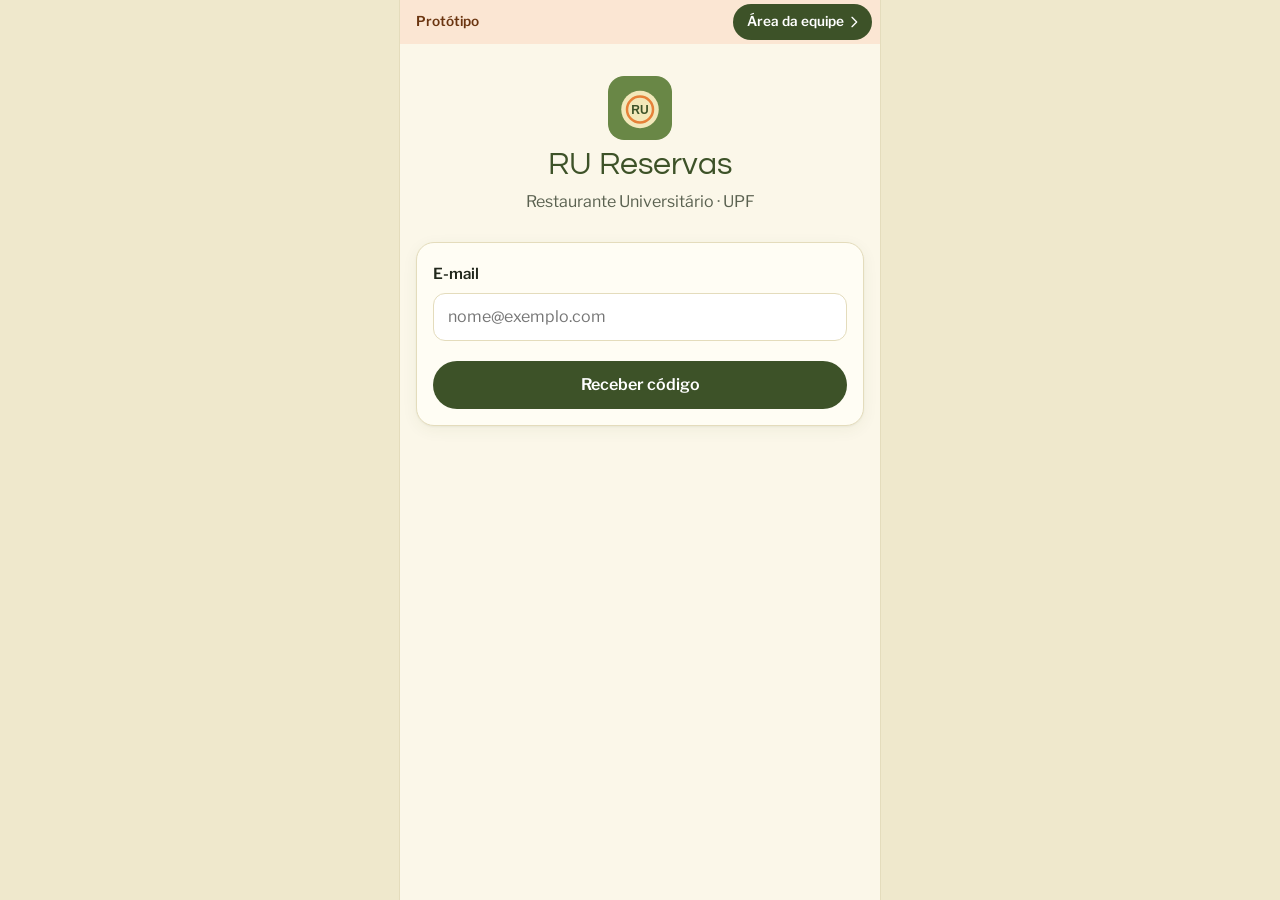
<file: index.html>
<!doctype html>
<html lang="pt-BR">
<head>
  <meta charset="utf-8">
  <meta name="viewport" content="width=device-width, initial-scale=1, viewport-fit=cover">
  <meta name="theme-color" content="#698746">
  <meta name="color-scheme" content="light">
  <title>RU Reservas</title>
  <link rel="manifest" href="manifest.webmanifest">
  <link rel="icon" href="icon.svg" type="image/svg+xml">
  <link rel="apple-touch-icon" href="icon.svg">
  <link rel="preconnect" href="https://fonts.googleapis.com">
  <link rel="preconnect" href="https://fonts.gstatic.com" crossorigin>
  <link href="https://fonts.googleapis.com/css2?family=Libre+Franklin:wght@400;500;600&family=Questrial&display=swap" rel="stylesheet">
  <link rel="stylesheet" href="css/styles.css">
</head>
<body>
  <div id="app" class="app"></div>
  <div id="toast" class="toast" role="status" aria-live="polite"></div>
  <script src="vendor/qrcode.js"></script>
  <script type="module" src="js/app.js"></script>
</body>
</html>
</file>
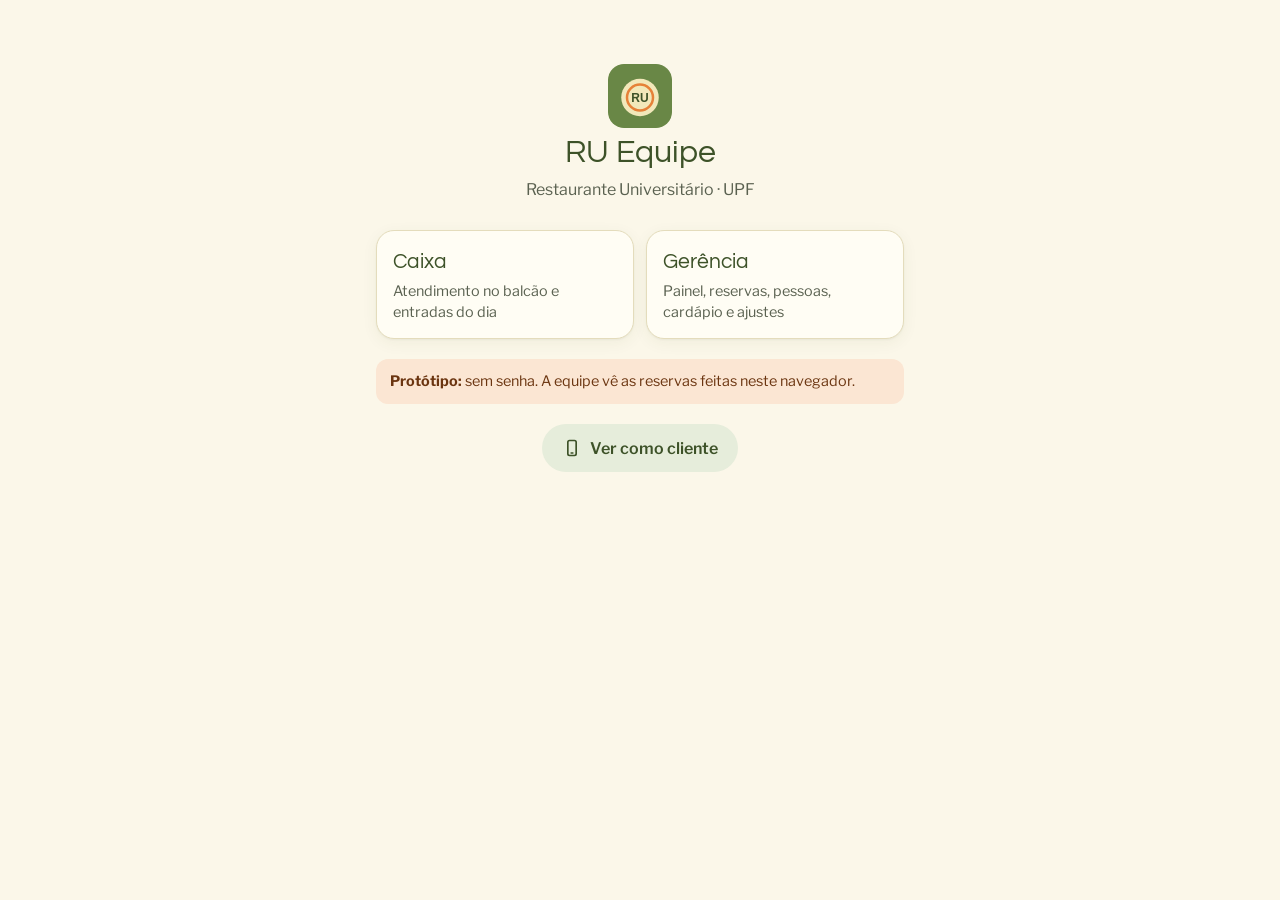
<file: equipe.html>
<!doctype html>
<html lang="pt-BR">
<head>
  <meta charset="utf-8">
  <meta name="viewport" content="width=device-width, initial-scale=1, viewport-fit=cover">
  <meta name="theme-color" content="#3d5228">
  <meta name="color-scheme" content="light">
  <meta name="robots" content="noindex">
  <title>RU Equipe</title>
  <link rel="icon" href="icon.svg" type="image/svg+xml">
  <link rel="preconnect" href="https://fonts.googleapis.com">
  <link rel="preconnect" href="https://fonts.gstatic.com" crossorigin>
  <link href="https://fonts.googleapis.com/css2?family=Libre+Franklin:wght@400;500;600&family=Questrial&display=swap" rel="stylesheet">
  <link rel="stylesheet" href="css/styles.css">
  <link rel="stylesheet" href="css/equipe.css">
</head>
<body class="equipe">
  <div id="app"></div>
  <div id="toast" class="toast" role="status" aria-live="polite"></div>
  <script type="module" src="js/equipe/app.js"></script>
</body>
</html>
</file>
<file: css/styles.css>
/* Paleta e tipografia do RU: #E68138, #698746, #F2E8BA; Bolota, Century Gothic, Franklin Gothic Book.
   O laranja não é usado para texto pequeno sobre o creme (contraste insuficiente). */
:root {
  --laranja: #e68138;
  --laranja-claro: #fbe6d3;
  --sobre-laranja: #2a1608;
  --verde: #698746;
  --verde-escuro: #3d5228;
  --verde-claro: #e6eddb;
  --verde-texto-claro: #dfe7cf;
  --creme: #f2e8ba;
  --fundo: #fbf7e9;
  --superficie: #fffdf4;
  --apagado: #f1ecd8;
  --texto: #22281c;
  --texto-suave: #5a6150;
  --borda: #e4dcbc;
  --erro: #a3271c;
  --erro-claro: #f9e3df;

  --fonte-titulo: "Bolota", "Century Gothic", "Questrial", "URW Gothic", sans-serif;
  --fonte-texto: "Franklin Gothic Book", "Libre Franklin", "Segoe UI", system-ui, sans-serif;

  --raio: 18px;
  --raio-p: 12px;
  --sombra: 0 1px 2px rgb(61 82 40 / 0.05), 0 4px 16px rgb(61 82 40 / 0.06);
  --altura-abas: 64px;
  --base: env(safe-area-inset-bottom, 0px);

  color-scheme: light;
}

* { box-sizing: border-box; }

html { -webkit-text-size-adjust: 100%; }

body {
  margin: 0;
  background: var(--fundo);
  color: var(--texto);
  font-family: var(--fonte-texto);
  font-size: 16px;
  line-height: 1.45;
  -webkit-tap-highlight-color: transparent;
}

h1, h2, h3 { font-family: var(--fonte-titulo); font-weight: 400; margin: 0; line-height: 1.2; color: var(--verde-escuro); }
h1 { font-size: 1.75rem; }
h2 { font-size: 1.25rem; }
h3 { font-size: 1rem; }
p { margin: 0; }
a { color: var(--verde-escuro); }
svg { width: 22px; height: 22px; fill: none; stroke: currentColor; stroke-width: 2; stroke-linecap: round; stroke-linejoin: round; flex: none; }

:focus-visible { outline: 3px solid var(--laranja); outline-offset: 2px; }

.app { max-width: 480px; margin: 0 auto; min-height: 100dvh; }

.conteudo {
  padding: 16px 16px calc(var(--altura-abas) + 32px + var(--base));
  display: flex;
  flex-direction: column;
  gap: 20px;
}

.conteudo.entrada { padding-bottom: 32px; padding-top: 32px; }

/* ---------- Topo ---------- */

.topo { display: flex; align-items: center; gap: 8px; padding-top: 8px; }
.topo-inicio { padding-top: 12px; }
.saudacao { color: var(--texto-suave); font-size: 0.9rem; }
.voltar {
  display: grid; place-items: center;
  width: 44px; height: 44px; margin-left: -10px; padding: 0;
  border: 0; border-radius: 50%; background: none;
  color: var(--verde-escuro); cursor: pointer;
}
.voltar:active { background: var(--verde-claro); }

/* Barra da demonstração: fica no topo de todas as telas para trocar de área na apresentação. */
.barra-demo {
  position: sticky; top: 0; z-index: 15;
  display: flex; align-items: center; justify-content: space-between; gap: 8px;
  min-height: 44px; padding: 4px 8px 4px 16px;
  padding-top: calc(4px + env(safe-area-inset-top, 0px));
  background: var(--laranja-claro); color: #6b3510; font-size: 0.85rem;
}
.barra-demo svg { width: 16px; height: 16px; flex: none; }
.bd-rotulo { font-weight: 600; }
.bd-horario { display: inline-flex; align-items: center; gap: 6px; min-width: 0; color: inherit; text-decoration: none; }
.bd-horario span { overflow: hidden; text-overflow: ellipsis; white-space: nowrap; }
.bd-equipe {
  display: inline-flex; align-items: center; gap: 2px; flex: none;
  min-height: 36px; padding: 0 10px 0 14px; border-radius: 999px;
  background: var(--verde-escuro); color: #fff;
  font-weight: 600; text-decoration: none; white-space: nowrap;
}
.bd-equipe:active { transform: scale(0.97); }

/* ---------- Cartões, botões e links ---------- */

.cartao {
  background: var(--superficie);
  border: 1px solid var(--borda);
  border-radius: var(--raio);
  padding: 16px;
  box-shadow: var(--sombra);
}

.botao {
  display: inline-flex; align-items: center; justify-content: center; gap: 8px;
  min-height: 48px; padding: 0 20px;
  border: 0; border-radius: 999px;
  font: 600 1rem var(--fonte-texto);
  text-decoration: none; cursor: pointer;
  transition: transform 0.08s, background-color 0.15s;
}
.botao:active:not(:disabled) { transform: scale(0.98); }
.botao:disabled { cursor: not-allowed; opacity: 0.45; }

.botao.primario { background: var(--verde-escuro); color: #fff; }
.botao.primario:hover:not(:disabled) { background: #33461f; }
.botao.destaque { background: var(--laranja); color: var(--sobre-laranja); }
.botao.secundario { background: var(--verde-claro); color: var(--verde-escuro); }
.botao.texto { background: none; color: var(--verde-escuro); min-height: 44px; }
.botao.perigo { background: var(--superficie); color: var(--erro); border: 1.5px solid currentColor; }
.botao.perigo-cheio { background: var(--erro); color: #fff; }
.botao.grande { min-height: 54px; font-size: 1.05rem; }
.perigo-texto { color: var(--erro) !important; }

.link {
  align-self: flex-start;
  min-height: 32px; padding: 0;
  border: 0; background: none;
  color: var(--verde-escuro); font: 600 0.9rem var(--fonte-texto);
  text-decoration: underline; text-underline-offset: 3px; cursor: pointer;
}

.linha-botoes { display: flex; gap: 8px; flex-wrap: wrap; }

/* ---------- Formulários ---------- */

.formulario { display: flex; flex-direction: column; gap: 8px; }
.formulario label { font-weight: 600; font-size: 0.95rem; margin-top: 4px; }
.formulario .botao { margin-top: 8px; }

input:not([type="checkbox"]), select {
  width: 100%; min-height: 48px;
  padding: 10px 14px;
  border: 1.5px solid var(--borda); border-radius: var(--raio-p);
  background: #fff; color: var(--texto);
  font: 1rem var(--fonte-texto);
}
input:focus, select:focus { outline: none; border-color: var(--verde); box-shadow: 0 0 0 3px rgb(105 135 70 / 0.2); }

.campo-codigo { font-size: 1.6rem !important; letter-spacing: 0.4em; text-align: center; font-variant-numeric: tabular-nums; }

.erro { color: var(--erro); font-size: 0.9rem; }
.info { color: var(--texto-suave); }
.dica { color: var(--texto-suave); font-size: 0.875rem; }
.centro { text-align: center; }

/* ---------- Entrada ---------- */

.marca { text-align: center; display: flex; flex-direction: column; align-items: center; gap: 6px; margin-bottom: 8px; }
.marca img { border-radius: 16px; }
.marca h1 { font-size: 2rem; }
.marca p { color: var(--texto-suave); }


.nota-demo {
  background: var(--laranja-claro); color: #6b3510;
  border-radius: var(--raio-p); padding: 12px 14px; font-size: 0.9rem;
}
.codigo-demo { font-weight: 700; letter-spacing: 0.15em; font-variant-numeric: tabular-nums; }

/* ---------- Próxima reserva ---------- */

.proxima {
  background: var(--verde-escuro); color: var(--superficie);
  border-radius: 22px; padding: 18px;
  display: flex; flex-direction: column; gap: 16px;
}
.proxima-topo { display: flex; justify-content: space-between; align-items: flex-start; gap: 12px; }
.proxima-info { display: flex; flex-direction: column; gap: 4px; min-width: 0; }
.proxima-info p { color: var(--verde-texto-claro); font-size: 0.9rem; }
.proxima h2 { color: var(--superficie); font-size: 1.85rem; line-height: 1.1; }
.sobrelinha { font-size: 0.75rem !important; font-weight: 600; letter-spacing: 0.08em; text-transform: uppercase; color: #c9d6b4 !important; }
.qr-mini {
  width: 72px; height: 72px; flex: none;
  background: #fff; border-radius: 10px; padding: 4px;
}
.qr-mini svg { width: 100%; height: 100%; display: block; stroke: none; }
.proxima-acoes { display: flex; align-items: center; gap: 8px; }
.proxima-acoes .botao { flex: 1; }
.link-claro {
  min-height: 48px; padding: 0 8px;
  border: 0; background: none;
  color: var(--superficie); font: 0.9rem var(--fonte-texto);
  text-decoration: underline; text-underline-offset: 3px; cursor: pointer;
}
.link-mais {
  display: inline-flex; align-items: center; gap: 2px; align-self: flex-start;
  margin-top: -10px; min-height: 32px;
  font-size: 0.9rem; font-weight: 600; text-decoration: none;
}
.link-mais svg { width: 16px; height: 16px; }

.sem-reserva { color: var(--texto-suave); box-shadow: none; background: transparent; border-style: dashed; }

/* ---------- Reservar: dias e cartão do dia ---------- */

.reservar { display: flex; flex-direction: column; gap: 12px; }
.secao-topo { display: flex; justify-content: space-between; align-items: baseline; }
.secao-topo a { font-size: 0.9rem; font-weight: 600; }
.dia-titulo { font-size: 1.15rem; }

.chips-dias { display: grid; grid-template-columns: repeat(5, minmax(0, 1fr)); gap: 8px; }
.chip-dia {
  position: relative;
  height: 64px; padding: 0;
  border: 0; border-radius: 14px;
  background: var(--verde-claro); color: var(--verde-escuro);
  font-family: var(--fonte-texto); cursor: pointer;
  display: flex; flex-direction: column; align-items: center; justify-content: center;
}
.chip-sem { font-size: 0.75rem; }
.chip-num { font-size: 1.25rem; font-weight: 600; line-height: 1.15; font-variant-numeric: tabular-nums; }
.chip-dia.selecionado { background: var(--laranja); color: var(--sobre-laranja); }
.chip-dia.com-reserva::after, .dia-cal.com-reserva::after {
  content: ""; position: absolute; left: 50%; bottom: 6px; translate: -50% 0;
  width: 5px; height: 5px; border-radius: 50%; background: currentColor;
}

.dia-card { display: flex; flex-direction: column; gap: 14px; }
.dia-menu { display: flex; flex-direction: column; gap: 2px; }
.prato { font-weight: 600; }
.prato-opcao { color: var(--texto-suave); font-size: 0.9rem; }
.dia-menu .link { margin-top: 4px; }

.refeicoes { display: grid; grid-template-columns: repeat(2, minmax(0, 1fr)); gap: 10px; }
.refeicao {
  display: flex; flex-direction: column; align-items: flex-start; justify-content: center; gap: 2px;
  min-height: 64px; padding: 8px 12px;
  border: 2px solid var(--verde-escuro); border-radius: 14px;
  background: var(--superficie); color: var(--verde-escuro);
  font: inherit; text-align: left; text-decoration: none; cursor: pointer;
}
.refeicao:active:not(:disabled) { transform: scale(0.98); }
.ref-nome { display: flex; align-items: center; gap: 6px; font-weight: 600; font-size: 1rem; }
.ref-nome svg { width: 18px; height: 18px; stroke-width: 2.6; }
.ref-status { font-size: 0.8rem; color: var(--texto-suave); }
.refeicao.reservada { background: var(--verde-escuro); color: var(--superficie); }
.refeicao.reservada .ref-status { color: var(--verde-texto-claro); }
.refeicao.fechada { border-color: transparent; background: var(--apagado); color: #6d705f; cursor: default; }
.refeicao.fechada .ref-status { color: #6d705f; }

/* Cardápio completo, dentro do cartão do dia. */
.cardapio { margin-top: 8px; padding-top: 4px; border-top: 1px solid var(--borda); }
.cardapio h3 { font-family: var(--fonte-texto); font-size: 0.75rem; font-weight: 600; text-transform: uppercase; letter-spacing: 0.06em; color: var(--verde); margin-top: 12px; }
.cardapio ul { list-style: none; margin: 4px 0 0; padding: 0; }
.cardapio li { display: flex; flex-wrap: wrap; align-items: baseline; justify-content: space-between; gap: 4px 8px; padding: 4px 0; font-size: 0.95rem; }
.tags { display: inline-flex; flex-wrap: wrap; gap: 4px; }
.tag {
  font-size: 0.7rem; font-weight: 600; padding: 2px 7px; border-radius: 999px;
  background: #ece5c9; color: #4d4a3a; white-space: nowrap;
}
.tag-vegano { background: var(--verde-claro); color: var(--verde-escuro); }
.tag-lactose, .tag-gluten, .tag-ovo { background: var(--laranja-claro); color: #6b3510; }

/* ---------- Calendário ---------- */

.cal-titulo { font-size: 1rem; margin-bottom: 10px; }
.cal-grade { display: grid; grid-template-columns: repeat(7, 1fr); gap: 4px; text-align: center; }
.cal-sem { font-size: 0.75rem; font-weight: 600; color: var(--texto-suave); padding-bottom: 2px; }
.dia-cal {
  position: relative;
  aspect-ratio: 1; min-height: 40px;
  border: 0; border-radius: 12px;
  background: var(--verde-claro); color: var(--verde-escuro);
  font: 600 1rem var(--fonte-texto); font-variant-numeric: tabular-nums;
  cursor: pointer;
}
.dia-cal:disabled { background: none; color: #a8ab9c; font-weight: 400; cursor: default; }
.dia-cal.hoje { box-shadow: inset 0 0 0 2px var(--verde); }
.dia-cal.selecionado { background: var(--laranja); color: var(--sobre-laranja); box-shadow: none; }
.dia-cal.com-reserva::after { bottom: 5px; }

/* ---------- Lista de reservas ---------- */

.rotulo { font-family: var(--fonte-texto); font-size: 0.75rem; font-weight: 600; text-transform: uppercase; letter-spacing: 0.06em; color: var(--texto-suave); margin-bottom: -8px; }
.lista { list-style: none; margin: 0; padding: 0; display: flex; flex-direction: column; gap: 8px; }
.linha-reserva {
  display: grid; grid-template-columns: 1fr auto auto; grid-template-areas: "data status seta" "info status seta";
  align-items: center; column-gap: 8px; row-gap: 2px;
  padding: 14px 12px 14px 16px;
  background: var(--superficie); border: 1px solid var(--borda); border-radius: var(--raio);
  color: var(--texto); text-decoration: none; box-shadow: var(--sombra);
}
.lr-data { grid-area: data; display: flex; gap: 6px; align-items: baseline; flex-wrap: wrap; }
.lr-data strong { font-family: var(--fonte-titulo); font-weight: 400; color: var(--verde-escuro); }
.lr-info { grid-area: info; font-size: 0.85rem; color: var(--texto-suave); }
.lr-seta { grid-area: seta; color: var(--texto-suave); display: flex; }
.lr-seta svg { width: 18px; height: 18px; }
.status { grid-area: status; font-size: 0.75rem; font-weight: 600; padding: 3px 9px; border-radius: 999px; }
.status.hoje { background: var(--laranja); color: var(--sobre-laranja); }
.status.cancelada { background: var(--erro-claro); color: var(--erro); }
.status.encerrada { background: #ece8d8; color: #5a5848; }
.anteriores .linha-reserva { box-shadow: none; background: transparent; }

.vazio { display: flex; flex-direction: column; align-items: center; gap: 16px; text-align: center; color: var(--texto-suave); padding: 32px 8px; }
.vazio-curto { color: var(--texto-suave); }

/* ---------- Bilhete ---------- */

.bilhete { display: flex; flex-direction: column; align-items: center; gap: 6px; padding: 20px 16px; }
.qr { width: min(72vw, 260px); aspect-ratio: 1; background: #fff; border-radius: 12px; padding: 4px; }
.qr svg { width: 100%; height: 100%; display: block; stroke: none; }
.codigo-reserva { font-family: ui-monospace, "SFMono-Regular", Menlo, monospace; font-size: 1.15rem; font-weight: 700; letter-spacing: 0.12em; color: var(--verde-escuro); margin-top: 4px; }
.qr-legenda { color: var(--texto-suave); font-size: 0.9rem; }

.selo { font-weight: 600; padding: 8px 14px; border-radius: 999px; }
.selo.cancelada { background: var(--erro-claro); color: var(--erro); }
.selo.encerrada { background: #ece8d8; color: #5a5848; }

.detalhes { width: 100%; margin: 12px 0 0; display: flex; flex-direction: column; }
.detalhes > div { display: flex; justify-content: space-between; gap: 16px; padding: 10px 0; border-top: 1px solid var(--borda); }
.detalhes dt { color: var(--texto-suave); }
.detalhes dd { margin: 0; text-align: right; overflow-wrap: anywhere; }
.cartao > .detalhes:first-child { margin-top: 0; }
.cartao > .detalhes:first-child > div:first-child { border-top: 0; padding-top: 0; }
.cartao > .botao { width: 100%; margin-top: 12px; }

.demo h2 { font-size: 1rem; }
.demo .dica { margin: 4px 0 8px; }
.demo .perigo-texto { margin-top: 8px; padding: 0; }

/* ---------- Folhas (reserva rápida, cancelamento) ---------- */

.folha-fundo {
  position: fixed; inset: 0; z-index: 20;
  background: rgb(34 40 28 / 0); transition: background-color 0.2s;
  display: flex; align-items: flex-end; justify-content: center;
}
.folha-fundo.aberta { background: rgb(34 40 28 / 0.45); }
.folha {
  width: 100%; max-width: 480px; max-height: 92dvh; overflow-y: auto;
  background: var(--superficie); border-radius: 24px 24px 0 0;
  padding: 10px 16px calc(20px + var(--base));
  display: flex; flex-direction: column; gap: 14px;
  translate: 0 100%; transition: translate 0.22s ease-out;
}
.folha-fundo.aberta .folha { translate: 0 0; }
.folha-alca { align-self: center; width: 40px; height: 4px; border-radius: 2px; background: #d6ceac; }
.folha h2 { font-size: 1.6rem; }
.folha-topo { display: flex; justify-content: space-between; align-items: flex-start; gap: 12px; }
.fechar {
  width: 44px; height: 44px; flex: none; padding: 0;
  border: 0; border-radius: 50%;
  background: var(--apagado); color: var(--verde-escuro);
  display: grid; place-items: center; cursor: pointer;
}
.fechar svg { width: 20px; height: 20px; }

.resumo-menu {
  background: #f6f1dd; border-radius: 16px; padding: 12px 14px;
  display: flex; flex-direction: column; gap: 6px; font-size: 0.95rem;
}
.resumo-linha { display: flex; justify-content: space-between; align-items: baseline; gap: 8px; }

.opcoes { border: 1px solid var(--borda); border-radius: 16px; padding: 0 14px; }
.opcao { display: flex; align-items: center; gap: 12px; min-height: 52px; cursor: pointer; }
.opcao + .opcao { border-top: 1px solid var(--borda); }
.opcao input { width: 22px; height: 22px; accent-color: var(--verde-escuro); margin: 0; }
.opcao-nome { flex: 1; }
.opcao-preco { color: var(--texto-suave); font-variant-numeric: tabular-nums; }

.folha-rodape { display: flex; flex-direction: column; gap: 8px; }

/* ---------- Faltas ---------- */

.status.falta, .selo.falta { background: var(--erro-claro); color: var(--erro); }
.status.usada { background: var(--verde-claro); color: var(--verde-escuro); }
.selo.usada { display: inline-flex; align-items: center; gap: 6px; background: var(--verde-claro); color: var(--verde-escuro); }
.selo.usada svg { width: 18px; height: 18px; }

.alerta { background: var(--erro-claro); color: var(--erro); border-radius: var(--raio-p); padding: 12px 14px; }

.faltas { display: flex; flex-direction: column; gap: 8px; }
.faltas.bloqueado { border-color: #e7b3ab; }
.faltas-topo { display: flex; justify-content: space-between; align-items: center; }
.faltas-conta { display: inline-flex; align-items: center; gap: 4px; font-weight: 600; font-size: 0.9rem; color: var(--texto-suave); }
.faltas-conta > span:last-child { margin-left: 4px; }
.ponto { width: 12px; height: 12px; border-radius: 50%; border: 2px solid #c9c2a3; }
.ponto.cheio { background: var(--erro); border-color: var(--erro); }
.lista-faltas { list-style: none; margin: 4px 0 0; padding: 0; }
.lista-faltas li { display: flex; justify-content: space-between; gap: 8px; padding: 8px 0; border-top: 1px solid var(--borda); font-size: 0.95rem; }

.aviso-faltas {
  display: block; padding: 12px 14px; border-radius: var(--raio-p);
  background: var(--laranja-claro); color: #6b3510; font-size: 0.95rem; font-weight: 600; text-decoration: none;
}
.aviso-faltas.bloqueado { background: var(--erro-claro); color: var(--erro); }

/* ---------- Vários dias ---------- */

.secao-links { display: flex; gap: 16px; }
.botao.pequeno { min-height: 40px; padding: 0 14px; font-size: 0.9rem; }
.atalhos { display: flex; flex-wrap: wrap; align-items: center; gap: 8px; }
.atalhos .botao.texto { margin-left: auto; padding: 0 4px; }

.semanas-varias { display: flex; flex-direction: column; gap: 10px; }
.semana-varias summary {
  display: flex; align-items: center; gap: 10px;
  min-height: 56px; padding: 8px 14px;
  background: var(--superficie); border: 1px solid var(--borda); border-radius: var(--raio);
  list-style: none; cursor: pointer;
}
.semana-varias summary::-webkit-details-marker { display: none; }
.semana-varias[open] summary { margin-bottom: 8px; }
.sv-titulo { flex: 1; display: flex; flex-direction: column; }
.sv-titulo strong { font-family: var(--fonte-titulo); font-weight: 400; font-size: 1.1rem; color: var(--verde-escuro); }
.sv-conta:not(:empty) {
  font-size: 0.75rem; font-weight: 600; padding: 3px 9px; border-radius: 999px;
  background: var(--verde-claro); color: var(--verde-escuro); white-space: nowrap;
}
.sv-seta { display: flex; color: var(--verde-escuro); transition: rotate 0.15s; }
.sv-seta svg { width: 18px; height: 18px; }
.semana-varias[open] .sv-seta { rotate: 90deg; }

.lista-dias { list-style: none; margin: 0; padding: 0; display: flex; flex-direction: column; gap: 8px; }
.linha-dia {
  display: flex; flex-direction: column; gap: 10px;
  padding: 12px; background: var(--superficie);
  border: 1px solid var(--borda); border-radius: var(--raio);
}
.ld-info { display: flex; flex-direction: column; }
.ld-info strong { font-family: var(--fonte-titulo); font-weight: 400; color: var(--verde-escuro); font-size: 1.05rem; }
.ld-refeicoes { display: grid; grid-template-columns: repeat(2, minmax(0, 1fr)); gap: 8px; }

.toggle {
  display: grid; grid-template-columns: auto 1fr; align-items: center; column-gap: 6px;
  min-height: 52px; padding: 6px 10px;
  border: 2px solid var(--borda); border-radius: 12px;
  background: #fff; color: var(--verde-escuro);
  font: 600 0.95rem var(--fonte-texto); text-align: left; text-decoration: none; cursor: pointer;
}
.toggle > span { grid-column: 2; font-weight: 400; font-size: 0.75rem; color: var(--texto-suave); }
.toggle svg { width: 18px; height: 18px; stroke-width: 2.6; grid-row: span 2; opacity: 0.2; }
.toggle.marcado { border-color: var(--verde-escuro); background: var(--verde-claro); }
.toggle.marcado svg { opacity: 1; }
.toggle.reservada { border-color: var(--verde-escuro); background: var(--verde-escuro); color: var(--superficie); }
.toggle.reservada svg { opacity: 1; }
.toggle.reservada > span { color: var(--verde-texto-claro); }
.toggle.fechada { grid-template-columns: 1fr; border-color: transparent; background: var(--apagado); color: #6d705f; cursor: default; }
.toggle.fechada > span { grid-column: 1; }

.barra-confirmar {
  position: sticky; bottom: calc(var(--altura-abas) + var(--base) + 8px);
  display: flex; flex-direction: column; gap: 6px;
  padding: 10px; margin: 0 -6px;
  background: rgb(251 247 233 / 0.94); border-radius: var(--raio);
  backdrop-filter: blur(6px);
}

/* ---------- Abas ---------- */

.abas {
  position: fixed; left: 50%; translate: -50% 0; bottom: 0;
  width: 100%; max-width: 480px;
  height: calc(var(--altura-abas) + var(--base));
  padding-bottom: var(--base);
  display: grid; grid-template-columns: repeat(3, 1fr);
  background: var(--superficie); border-top: 1px solid var(--borda);
  z-index: 10;
}
.aba {
  display: flex; flex-direction: column; align-items: center; justify-content: center; gap: 2px;
  color: var(--texto-suave); text-decoration: none; font-size: 0.75rem; font-weight: 600;
}
.aba.ativa { color: var(--verde-escuro); }
.aba.ativa svg { stroke-width: 2.4; }
.aba.ativa span { position: relative; }
.aba.ativa span::after {
  content: ""; position: absolute; left: 50%; bottom: -6px; translate: -50% 0;
  width: 18px; height: 3px; border-radius: 2px; background: var(--laranja);
}

/* ---------- Aviso rápido ---------- */

.toast {
  position: fixed; left: 50%; translate: -50% 0;
  top: calc(env(safe-area-inset-top, 0px) + 56px);
  max-width: calc(100% - 32px);
  background: var(--texto); color: #fff;
  padding: 10px 16px; border-radius: 999px; font-size: 0.95rem;
  box-shadow: 0 4px 16px rgb(34 40 28 / 0.2);
  opacity: 0; pointer-events: none; transition: opacity 0.2s;
  z-index: 30;
}
.toast.visivel { opacity: 1; }

@media (min-width: 520px) {
  body { background: #efe8cc; }
  .app { background: var(--fundo); box-shadow: 0 0 0 1px var(--borda); }
}

@media (prefers-reduced-motion: reduce) {
  * { transition: none !important; }
}
</file>
<file: css/equipe.css>
/* Área da equipe. Usa a paleta e os componentes de styles.css; aqui fica o que é próprio
   de uma tela de computador: menu lateral, tabelas, métricas e janelas. */

body.equipe { background: var(--fundo); }

.sr-only {
  position: absolute; width: 1px; height: 1px; padding: 0; margin: -1px;
  overflow: hidden; clip: rect(0 0 0 0); white-space: nowrap; border: 0;
}

input[type="radio"] {
  width: 22px; height: 22px; min-height: 0; padding: 0; margin: 0;
  accent-color: var(--verde-escuro);
}
.equipe input[type="checkbox"] { width: 20px; height: 20px; margin: 0; accent-color: var(--verde-escuro); }

.mono { font-family: ui-monospace, "SFMono-Regular", Menlo, monospace; letter-spacing: 0.08em; }
.nowrap { white-space: nowrap; }
.linha-botoes.fim { justify-content: flex-end; }
.botao.icone { width: 44px; min-height: 44px; padding: 0; }
.botao svg { width: 20px; height: 20px; }

/* ---------- Entrada ---------- */

.eq-entrada {
  max-width: 560px; margin: 0 auto; padding: 64px 16px 32px;
  display: flex; flex-direction: column; align-items: center; gap: 20px;
}
.eq-papeis { width: 100%; display: grid; grid-template-columns: repeat(auto-fit, minmax(220px, 1fr)); gap: 12px; }
.eq-papel {
  display: flex; flex-direction: column; align-items: flex-start; gap: 4px;
  font: inherit; text-align: left; color: var(--texto); cursor: pointer;
}
.eq-papel strong { font-family: var(--fonte-titulo); font-weight: 400; font-size: 1.3rem; color: var(--verde-escuro); }
.eq-papel span { color: var(--texto-suave); font-size: 0.9rem; }
.eq-papel:hover { border-color: var(--verde); }
.eq-entrada .nota-demo { width: 100%; }

/* ---------- Moldura ---------- */

.eq { display: grid; grid-template-columns: 228px minmax(0, 1fr); min-height: 100dvh; }

.eq-lateral {
  position: sticky; top: 0; height: 100dvh;
  display: flex; flex-direction: column; gap: 24px;
  padding: 20px 12px;
  background: var(--verde-escuro); color: var(--superficie);
}
.eq-marca {
  display: flex; align-items: center; gap: 10px; padding: 0 8px;
  color: inherit; text-decoration: none;
  font-family: var(--fonte-titulo); font-size: 1.2rem;
}
.eq-marca img { border-radius: 8px; }
.eq-nav { display: flex; flex-direction: column; gap: 2px; }
.eq-nav a {
  display: flex; align-items: center; gap: 12px;
  min-height: 44px; padding: 0 12px; border-radius: 12px;
  color: var(--verde-texto-claro); text-decoration: none; font-weight: 600; font-size: 0.95rem;
}
.eq-nav a:hover { background: rgb(255 255 255 / 0.08); color: #fff; }
.eq-nav a.ativa { background: var(--creme); color: var(--verde-escuro); }
.eq-nav svg { width: 20px; height: 20px; }

.eq-rodape { margin-top: auto; display: flex; flex-direction: column; gap: 8px; padding: 0 4px; font-size: 0.85rem; }
.eq-quem { color: var(--verde-texto-claro); padding: 0 8px; }
.eq-sair {
  display: flex; align-items: center; gap: 10px;
  min-height: 40px; padding: 0 8px; border: 0; border-radius: 10px;
  background: none; color: var(--superficie); font: 600 0.9rem var(--fonte-texto); cursor: pointer;
}
.eq-sair:hover { background: rgb(255 255 255 / 0.08); }
/* Atalho da demonstração para a área de quem reserva. */
.eq-cliente {
  display: flex; align-items: center; gap: 10px;
  min-height: 40px; padding: 0 10px; border-radius: 10px;
  background: var(--laranja-claro); color: #6b3510;
  font: 600 0.9rem var(--fonte-texto); text-decoration: none;
}
.eq-cliente svg { width: 18px; height: 18px; }
.eq-sair svg { width: 18px; height: 18px; }
.eq-simulado {
  display: flex; align-items: center; gap: 6px;
  padding: 8px 10px; border-radius: 10px;
  background: var(--laranja-claro); color: #6b3510; text-decoration: none; font-size: 0.8rem;
}
.eq-simulado svg { width: 16px; height: 16px; }

.eq-main {
  width: 100%; max-width: 1240px;
  padding: 28px 32px 56px;
  display: flex; flex-direction: column; gap: 20px;
}
.eq-topo { display: flex; justify-content: space-between; align-items: flex-end; gap: 12px 16px; flex-wrap: wrap; }
.eq-titulo { display: flex; align-items: center; gap: 12px; }
.eq-titulo .voltar { margin-left: -10px; }
.eq-sub { color: var(--texto-suave); margin-top: 2px; }
.eq-controles { display: flex; gap: 8px; align-items: center; flex-wrap: wrap; }
.eq-secao { font-size: 1.15rem; margin-bottom: -6px; }
.campo-data { width: auto !important; min-height: 44px !important; }

/* ---------- Peças ---------- */

.segmento { display: inline-flex; flex-wrap: wrap; background: var(--apagado); border-radius: 999px; padding: 3px; gap: 2px; }
.segmento button {
  min-height: 38px; padding: 0 16px; border: 0; border-radius: 999px;
  background: none; color: var(--texto-suave); font: 600 0.9rem var(--fonte-texto); cursor: pointer;
}
.segmento button[aria-pressed="true"] { background: var(--superficie); color: var(--verde-escuro); box-shadow: var(--sombra); }
.segmento .n { font-weight: 400; margin-left: 2px; font-variant-numeric: tabular-nums; }

.metricas { display: grid; grid-template-columns: repeat(auto-fit, minmax(140px, 1fr)); gap: 12px; }
.metrica {
  display: flex; flex-direction: column; gap: 2px;
  padding: 12px 14px; border-radius: var(--raio-p);
  background: var(--superficie); border: 1px solid var(--borda);
}
.metrica-rotulo { font-size: 0.8rem; font-weight: 600; color: var(--texto-suave); }
.metrica-valor { font-family: var(--fonte-titulo); font-size: 1.6rem; line-height: 1.15; color: var(--verde-escuro); font-variant-numeric: tabular-nums; }
.metrica-nota { font-size: 0.8rem; color: var(--texto-suave); }
.metrica.alerta { background: var(--laranja-claro); border-color: #f1c9a5; }
.metrica.alerta .metrica-valor { color: #8a3e0e; }

.pilula { display: inline-block; padding: 3px 9px; border-radius: 999px; font-size: 0.75rem; font-weight: 600; white-space: nowrap; }
.pilula.grande { font-size: 0.85rem; padding: 6px 12px; }
.pilula.aguardando { background: var(--apagado); color: #4d4a3a; }
.pilula.veio { background: var(--verde-claro); color: var(--verde-escuro); }
.pilula.falta { background: var(--laranja-claro); color: #6b3510; }
.pilula.abonada { background: #ece8d8; color: #5a5848; }
.pilula.cancelada, .pilula.suspenso { background: var(--erro-claro); color: var(--erro); }
.pilula.sem { background: var(--creme); color: #4d4818; }

.vazio-curto .link { display: inline; }
.cartao.vazio { padding: 32px 16px; }

/* ---------- Tabelas ---------- */

.tabela-moldura { overflow-x: auto; background: var(--superficie); border: 1px solid var(--borda); border-radius: var(--raio-p); }
.tabela { width: 100%; border-collapse: collapse; font-size: 0.92rem; }
.tabela th {
  padding: 10px 12px; text-align: left; white-space: nowrap;
  font-size: 0.75rem; font-weight: 600; letter-spacing: 0.05em; text-transform: uppercase;
  color: var(--texto-suave); background: #f8f3e1; border-bottom: 1px solid var(--borda);
}
.tabela td { padding: 9px 12px; border-bottom: 1px solid #efe8cf; vertical-align: middle; }
.tabela tbody tr:last-child td { border-bottom: 0; }
.tabela tbody tr:hover { background: #fbf6e4; }
.tabela tr.atual { background: var(--verde-claro); }
.tabela .num { text-align: right; font-variant-numeric: tabular-nums; white-space: nowrap; }
.tabela a { font-weight: 600; text-decoration: none; }
.tabela a:hover { text-decoration: underline; }
.tabela .link { min-height: 0; }
.tabela .dica { font-size: 0.75rem; }
.tabela select { min-height: 40px; width: auto; }
.tabela.compacta td, .tabela.compacta th { padding: 6px 10px; }

/* ---------- Filtros ---------- */

.filtros { display: flex; flex-wrap: wrap; gap: 12px; align-items: flex-end; }
.campo { display: flex; flex-direction: column; gap: 4px; font-size: 0.85rem; font-weight: 600; color: var(--texto-suave); }
.filtros input, .filtros select { min-height: 44px; width: auto; }
.campo-busca { flex: 1; min-width: 220px; }
.campo-busca input { width: 100%; }
.caixa-marcar { display: inline-flex; align-items: center; gap: 8px; min-height: 44px; font-size: 0.95rem; cursor: pointer; }

/* ---------- Janelas ---------- */

dialog.janela {
  width: min(480px, calc(100vw - 32px)); max-height: calc(100dvh - 32px);
  padding: 0; border: 0; border-radius: var(--raio);
  background: var(--superficie); color: var(--texto);
  box-shadow: 0 12px 40px rgb(34 40 28 / 0.25);
}
dialog.janela::backdrop { background: rgb(34 40 28 / 0.45); }
.janela-corpo { padding: 20px; display: flex; flex-direction: column; gap: 14px; }
.janela-topo { display: flex; justify-content: space-between; align-items: flex-start; gap: 12px; }
.janela-topo h2 { font-size: 1.4rem; }
.janela .opcoes { margin: 0; }
.janela fieldset.opcoes { padding: 0 14px; }
video.camera { width: 100%; aspect-ratio: 4 / 3; object-fit: cover; border-radius: var(--raio-p); background: #000; }

/* ---------- Atendimento ---------- */

.at-grade { display: grid; grid-template-columns: minmax(0, 1.1fr) minmax(0, 1fr); gap: 20px; align-items: start; }
.at-balcao { display: flex; flex-direction: column; gap: 12px; }
.at-busca { display: flex; gap: 8px; }
.at-busca input { min-height: 56px; font-size: 1.15rem; }
.at-busca .botao { min-height: 56px; width: 56px; padding: 0; flex: none; }
.at-vazio { color: var(--texto-suave); padding: 12px 4px; }

.at-cartao { display: flex; flex-direction: column; gap: 4px; }
.at-cartao-topo { display: flex; justify-content: space-between; align-items: flex-start; gap: 12px; }
.at-cartao h2 { font-size: 1.6rem; }
.at-cartao .detalhes { margin-top: 8px; }
.at-pagar { display: grid; grid-template-columns: 1fr; gap: 8px; margin-top: 12px; }
.pagar { display: flex; flex-direction: column; gap: 8px; margin-top: 12px; }
.pagar-outras { display: grid; grid-template-columns: repeat(auto-fit, minmax(90px, 1fr)); gap: 8px; }
.at-alerta { margin-top: 12px; padding: 10px 12px; border-radius: var(--raio-p); background: var(--laranja-claro); color: #6b3510; }
.at-aviso { margin-top: 12px; }
.at-feito {
  display: flex; justify-content: space-between; align-items: center; gap: 8px;
  margin-top: 12px; padding: 10px 12px; border-radius: var(--raio-p);
  background: var(--verde-claro); color: var(--verde-escuro); font-weight: 600;
}
.at-feito span { display: inline-flex; align-items: center; gap: 6px; }
.at-feito svg { width: 18px; height: 18px; }
.at-feito .link { align-self: center; }
.at-balcao > .botao { align-self: flex-start; }

.at-lista { padding: 12px; display: flex; flex-direction: column; gap: 10px; }
.at-itens, .at-resultados { list-style: none; margin: 0; padding: 0; display: flex; flex-direction: column; gap: 2px; }
.at-itens { max-height: calc(100dvh - 300px); min-height: 200px; overflow-y: auto; }
.at-resultados { background: var(--superficie); border: 1px solid var(--borda); border-radius: var(--raio-p); padding: 6px; }
.at-linha {
  width: 100%; display: grid; grid-template-columns: minmax(0, 1fr) auto; align-items: center; gap: 0 8px;
  padding: 9px 12px; border: 0; border-radius: 10px;
  background: none; color: inherit; font: inherit; text-align: left; cursor: pointer;
}
.at-linha:hover { background: #f6f1dd; }
.at-linha.selecionada { background: var(--verde-claro); }
.at-nome { font-weight: 600; overflow: hidden; text-overflow: ellipsis; white-space: nowrap; }
.at-info { grid-column: 1; font-size: 0.85rem; color: var(--texto-suave); }
.at-linha .pilula { grid-column: 2; grid-row: 1 / span 2; }

/* ---------- Painel ---------- */

.pn-refeicoes { display: grid; grid-template-columns: repeat(auto-fit, minmax(380px, 1fr)); gap: 20px; }
.pn-refeicao { display: flex; flex-direction: column; gap: 14px; }
.pn-topo { display: flex; justify-content: space-between; align-items: baseline; gap: 8px; flex-wrap: wrap; }
.pn-refeicao .metricas { grid-template-columns: repeat(auto-fill, minmax(140px, 1fr)); }
.pn-refeicao .metrica { background: var(--fundo); }
.pn-perfis summary { cursor: pointer; font-weight: 600; color: var(--verde-escuro); min-height: 32px; }
.pn-perfis .tabela { margin-top: 8px; }
.pn-entradas { display: grid; grid-template-columns: repeat(auto-fit, minmax(140px, 1fr)); gap: 12px; align-items: center; }
.pn-entradas .metrica { background: var(--fundo); }
.pn-entradas .link { align-self: center; }

/* ---------- Pessoas ---------- */

.ps-grade { display: grid; grid-template-columns: minmax(0, 1.2fr) minmax(0, 1fr); gap: 20px; align-items: start; }
.ps-grade .cartao .dica { margin-top: 8px; }

/* ---------- Caixa ---------- */

.cx-resumo { max-width: 640px; }

/* ---------- Cardápio ---------- */

.cd-dias { display: grid; grid-template-columns: repeat(auto-fit, minmax(140px, 1fr)); gap: 8px; }
.cd-dia {
  display: flex; flex-direction: column; align-items: flex-start; gap: 2px;
  min-height: 64px; padding: 10px 12px; border: 0; border-radius: 14px;
  background: var(--verde-claro); color: var(--verde-escuro);
  font: inherit; text-align: left; cursor: pointer;
}
.cd-dia[aria-pressed="true"] { background: var(--laranja); color: var(--sobre-laranja); }
.cd-dia-nome { font-weight: 600; }
.cd-dia-prato { font-size: 0.8rem; overflow: hidden; text-overflow: ellipsis; white-space: nowrap; max-width: 100%; }

.cd-form { display: flex; flex-direction: column; gap: 16px; }
.cd-form-topo { display: flex; align-items: center; gap: 12px; }
.cd-form fieldset { border: 0; margin: 0; padding: 0; display: flex; flex-direction: column; gap: 12px; }
.cd-form legend { font-family: var(--fonte-titulo); font-size: 1.05rem; color: var(--verde-escuro); margin-bottom: 8px; }
.cd-item { display: grid; grid-template-columns: 150px minmax(0, 1fr); gap: 6px 12px; align-items: center; }
.cd-rotulo { font-weight: 600; font-size: 0.9rem; }
.cd-tags { grid-column: 2; display: flex; flex-wrap: wrap; gap: 6px; }
.cd-tag { position: relative; }
.cd-tag input { position: absolute; opacity: 0; width: 1px; height: 1px; }
.cd-tag span {
  display: inline-block; padding: 3px 10px; border-radius: 999px;
  border: 1.5px solid var(--borda); color: var(--texto-suave); font-size: 0.8rem; cursor: pointer;
}
.cd-tag input:checked + span { background: var(--verde-claro); border-color: var(--verde); color: var(--verde-escuro); font-weight: 600; }
.cd-tag input:focus-visible + span { outline: 3px solid var(--laranja); outline-offset: 2px; }

/* ---------- Ajustes ---------- */

.aj-form { display: flex; flex-direction: column; gap: 20px; }
.aj-secao { display: flex; flex-direction: column; gap: 14px; }
.aj-secao h2 { font-size: 1.15rem; }
.aj-campos { display: grid; grid-template-columns: repeat(auto-fill, minmax(200px, 1fr)); gap: 12px 16px; }
.aj-campos input { min-height: 44px; }
.campo-moeda { position: relative; display: block; }
.campo-moeda span { position: absolute; left: 14px; top: 50%; translate: 0 -50%; color: var(--texto-suave); font-weight: 400; }
.campo-moeda input { padding-left: 42px; }
.aj-dias { border: 0; margin: 0; padding: 0; display: flex; flex-wrap: wrap; gap: 4px 20px; }
.aj-dias legend { font-size: 0.85rem; font-weight: 600; color: var(--texto-suave); margin-bottom: 4px; }
.aj-rodape { position: sticky; bottom: 0; padding: 12px 0; background: var(--fundo); }
.aj-linha { display: flex; flex-wrap: wrap; gap: 8px; align-items: flex-end; }
.aj-linha input { min-height: 44px; width: auto; }

/* ---------- Telas estreitas ---------- */

@media (max-width: 900px) {
  .eq { grid-template-columns: minmax(0, 1fr); grid-template-rows: auto 1fr; }
  .eq-lateral {
    position: sticky; top: 0; z-index: 10; height: auto;
    flex-direction: row; align-items: center; gap: 12px;
    padding: 8px 12px; overflow-x: auto;
  }
  .eq-marca span, .eq-quem { display: none; }
  .eq-nav { flex-direction: row; }
  .eq-nav a { white-space: nowrap; padding: 0 10px; gap: 8px; }
  .eq-rodape { margin: 0 0 0 auto; flex-direction: row; align-items: center; }
  .eq-simulado span { white-space: nowrap; }
  .eq-sair span, .eq-cliente span { display: none; }
  .eq-main { padding: 20px 16px 48px; }
  .at-grade, .ps-grade { grid-template-columns: minmax(0, 1fr); }
  .at-itens { max-height: none; }
  .pn-refeicoes { grid-template-columns: minmax(0, 1fr); }
}

@media (max-width: 560px) {
  /* Barra do topo: só os ícones, para caber num celular com o aviso de horário simulado. */
  .eq-lateral { gap: 6px; padding: 8px; }
  .eq-marca { display: none; }
  .eq-nav { gap: 0; }
  .eq-nav a { padding: 0 7px; }
  .eq-nav a span { display: none; }
  .eq-simulado, .eq-cliente { padding: 8px; }
  .eq-simulado span { display: none; }
  .eq-sair { padding: 0 6px; }
  /* Filtros em duas colunas, com a busca na largura toda. */
  .filtros { display: grid; grid-template-columns: repeat(2, minmax(0, 1fr)); }
  .filtros input, .filtros select { width: 100%; }
  .filtros .campo-busca, .filtros .caixa-marcar { grid-column: 1 / -1; min-width: 0; }
  .cd-item { grid-template-columns: minmax(0, 1fr); }
  .cd-tags { grid-column: 1; }
}
</file>
